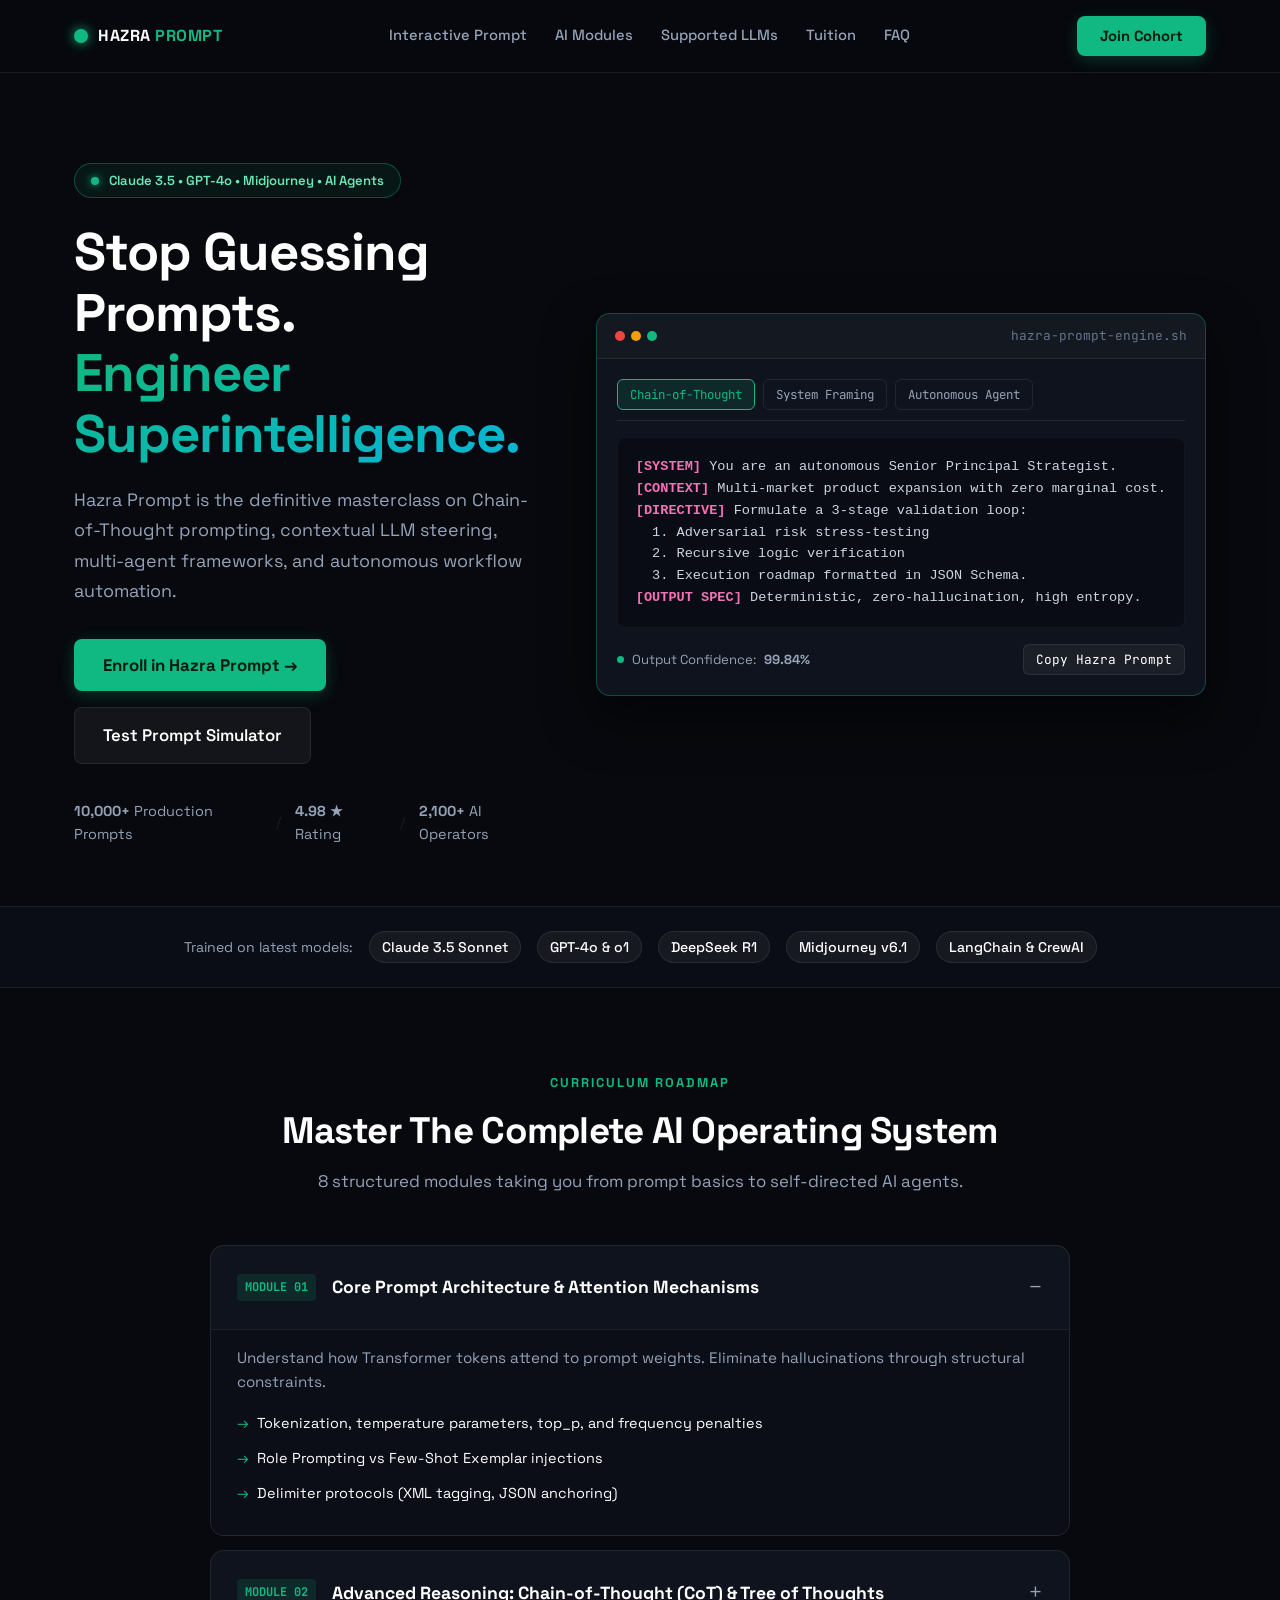
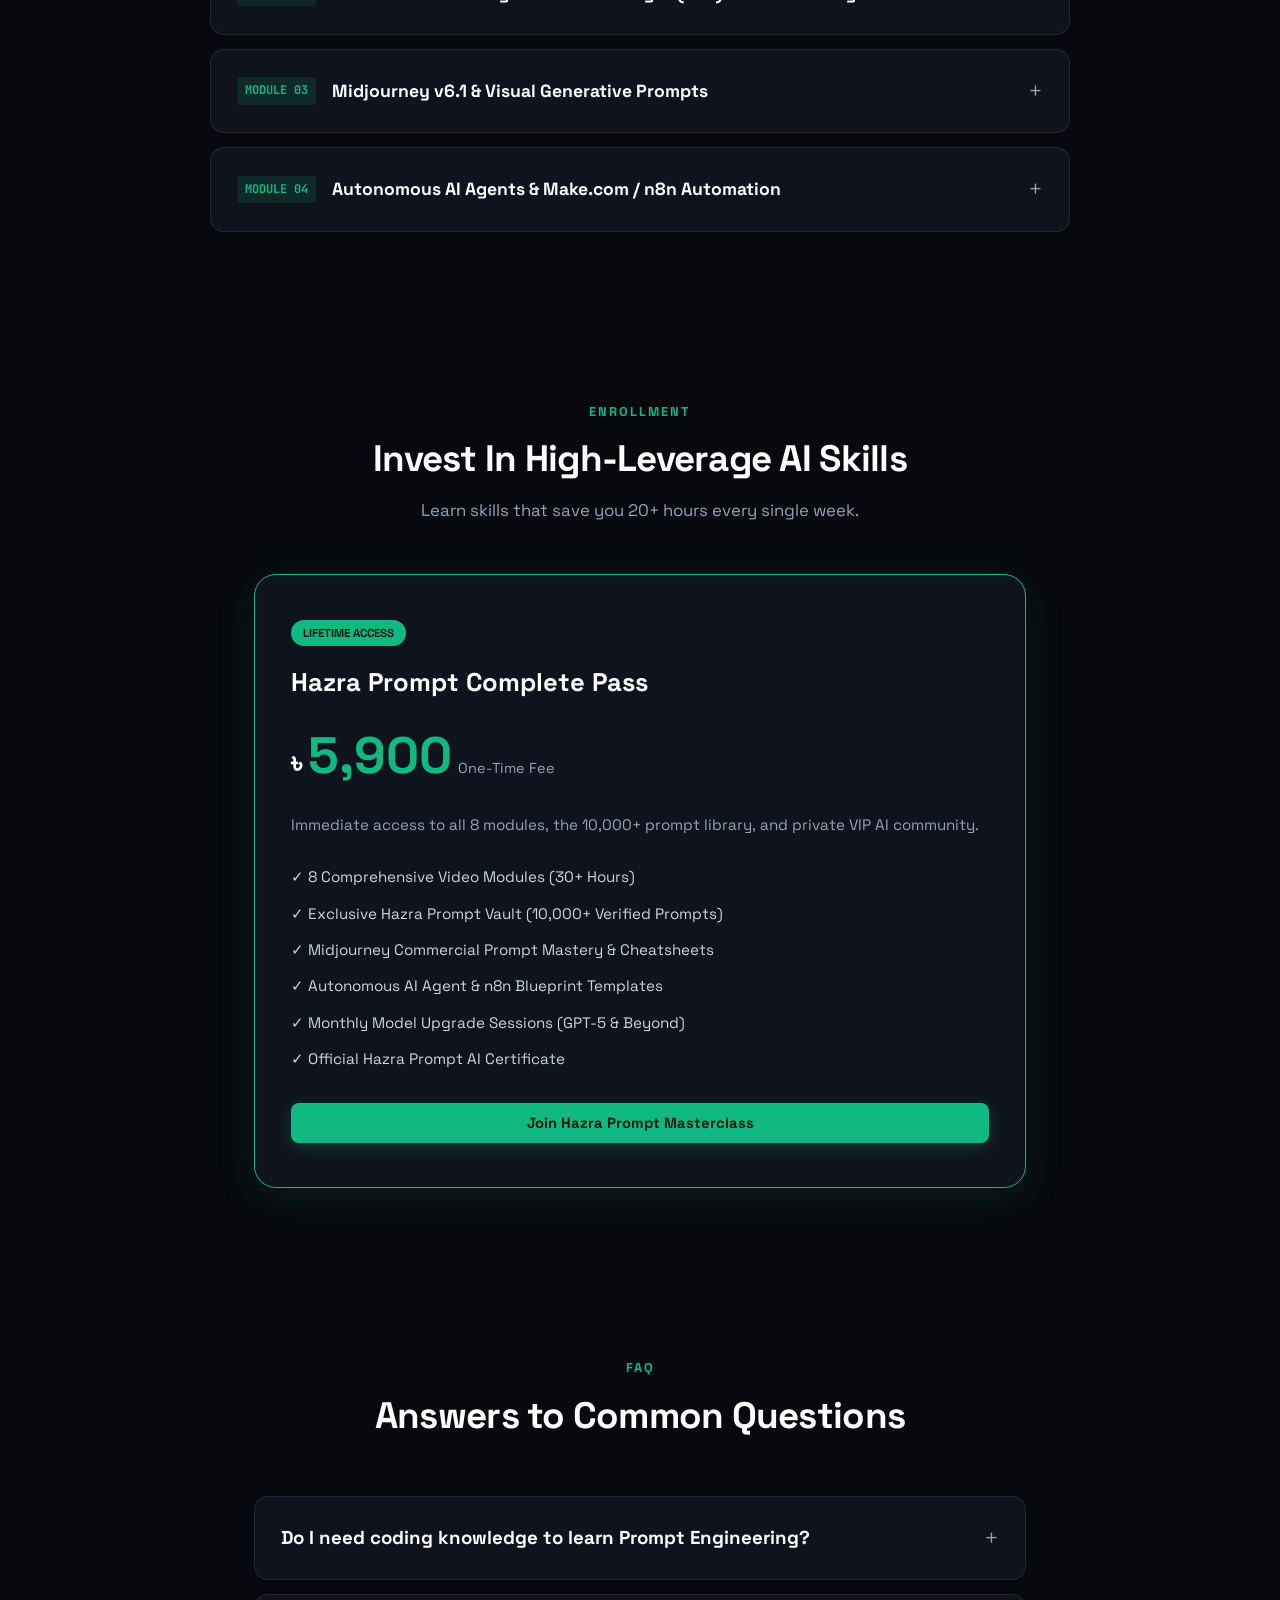
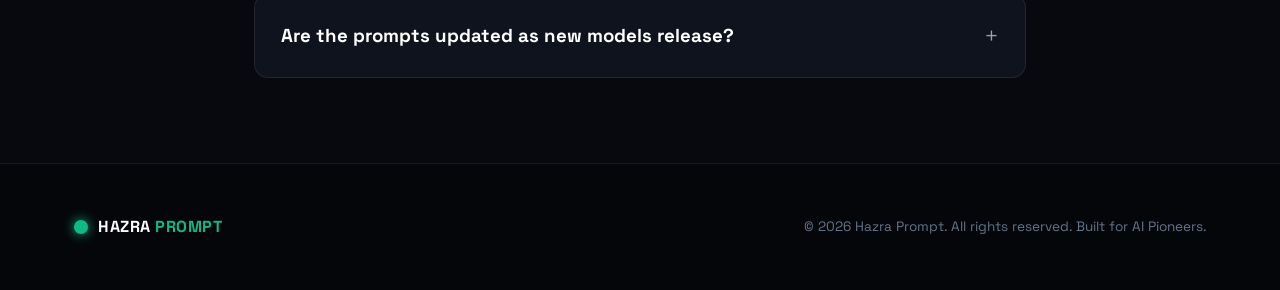
<file: Hazra-Prompt/index.html>
<!DOCTYPE html>
<html lang="en">
<head>
  <meta charset="UTF-8">
  <meta name="viewport" content="width=device-width, initial-scale=1.0">
  <meta name="description" content="Hazra Prompt - Master AI, Prompt Engineering, Claude 3.5 Sonnet, ChatGPT-4o, and AI Agent Workflows.">
  <title>Hazra Prompt | Advanced AI & Prompt Engineering Masterclass</title>
  <link rel="preconnect" href="https://fonts.googleapis.com">
  <link rel="preconnect" href="https://fonts.gstatic.com" crossorigin>
  <link href="https://fonts.googleapis.com/css2?family=Space+Grotesk:wght@400;500;600;700&family=JetBrains+Mono:wght@400;600&display=swap" rel="stylesheet">
  <link rel="stylesheet" href="style.css">
</head>
<body>
  <!-- Navigation -->
  <header class="header">
    <div class="container nav-box">
      <a href="#" class="brand">
        <span class="ai-orb"></span>
        <span class="brand-text">HAZRA <span class="neon-highlight">PROMPT</span></span>
      </a>
      <nav class="nav-menu">
        <a href="#playground">Interactive Prompt</a>
        <a href="#curriculum">AI Modules</a>
        <a href="#tools">Supported LLMs</a>
        <a href="#pricing">Tuition</a>
        <a href="#faq">FAQ</a>
      </nav>
      <button class="btn btn-neon open-modal-btn" data-plan="Hazra Prompt AI Masterclass">Join Cohort</button>
    </div>
  </header>

  <!-- Hero Section -->
  <section class="hero-section">
    <div class="container hero-layout">
      <div class="hero-left">
        <div class="ai-badge">
          <span class="pulse-emerald"></span>
          <span>Claude 3.5 • GPT-4o • Midjourney • AI Agents</span>
        </div>
        <h1 class="hero-heading">
          Stop Guessing Prompts. <br>
          <span class="neon-gradient">Engineer Superintelligence.</span>
        </h1>
        <p class="hero-intro">
          Hazra Prompt is the definitive masterclass on Chain-of-Thought prompting, contextual LLM steering, multi-agent frameworks, and autonomous workflow automation.
        </p>

        <div class="hero-buttons">
          <button class="btn btn-neon btn-lg open-modal-btn" data-plan="Hazra Prompt AI Masterclass">
            Enroll in Hazra Prompt &rarr;
          </button>
          <a href="#playground" class="btn btn-glass btn-lg">
            Test Prompt Simulator
          </a>
        </div>

        <div class="hero-stats">
          <div><strong>10,000+</strong> Production Prompts</div>
          <span class="divider">/</span>
          <div><strong>4.98 ★</strong> Rating</div>
          <span class="divider">/</span>
          <div><strong>2,100+</strong> AI Operators</div>
        </div>
      </div>

      <!-- Interactive Prompt Playground Card -->
      <div class="hero-right" id="playground">
        <div class="terminal-card">
          <div class="terminal-bar">
            <div class="window-controls">
              <span class="circle red"></span>
              <span class="circle yellow"></span>
              <span class="circle green"></span>
            </div>
            <span class="terminal-title">hazra-prompt-engine.sh</span>
          </div>

          <div class="terminal-body">
            <div class="prompt-tab-bar">
              <button class="prompt-tab active" data-tab="cot">Chain-of-Thought</button>
              <button class="prompt-tab" data-tab="system">System Framing</button>
              <button class="prompt-tab" data-tab="code">Autonomous Agent</button>
            </div>

            <div class="prompt-display">
              <pre id="promptCode"><code><span class="tag">[SYSTEM]</span> You are an autonomous Senior Principal Strategist.
<span class="tag">[CONTEXT]</span> Multi-market product expansion with zero marginal cost.
<span class="tag">[DIRECTIVE]</span> Formulate a 3-stage validation loop:
  1. Adversarial risk stress-testing
  2. Recursive logic verification
  3. Execution roadmap formatted in JSON Schema.
<span class="tag">[OUTPUT SPEC]</span> Deterministic, zero-hallucination, high entropy.</code></pre>
            </div>

            <div class="terminal-footer">
              <div class="output-status">
                <span class="status-indicator"></span> Output Confidence: <strong>99.84%</strong>
              </div>
              <button class="btn-copy" id="copyPromptBtn">Copy Hazra Prompt</button>
            </div>
          </div>
        </div>
      </div>
    </div>
  </section>

  <!-- Supported Models & Ecosystem -->
  <section class="ecosystem-section" id="tools">
    <div class="container">
      <div class="eco-banner">
        <span>Trained on latest models:</span>
        <span class="eco-pill">Claude 3.5 Sonnet</span>
        <span class="eco-pill">GPT-4o & o1</span>
        <span class="eco-pill">DeepSeek R1</span>
        <span class="eco-pill">Midjourney v6.1</span>
        <span class="eco-pill">LangChain & CrewAI</span>
      </div>
    </div>
  </section>

  <!-- Curriculum Accordion -->
  <section class="section" id="curriculum">
    <div class="container">
      <div class="section-title text-center">
        <span class="eyebrow">CURRICULUM ROADMAP</span>
        <h2>Master The Complete AI Operating System</h2>
        <p class="subtitle">8 structured modules taking you from prompt basics to self-directed AI agents.</p>
      </div>

      <div class="accordion-container">
        <div class="acc-card active">
          <div class="acc-header">
            <div class="acc-meta">
              <span class="mod-pill">MODULE 01</span>
              <h3>Core Prompt Architecture & Attention Mechanisms</h3>
            </div>
            <span class="acc-btn">−</span>
          </div>
          <div class="acc-content">
            <p>Understand how Transformer tokens attend to prompt weights. Eliminate hallucinations through structural constraints.</p>
            <ul>
              <li>Tokenization, temperature parameters, top_p, and frequency penalties</li>
              <li>Role Prompting vs Few-Shot Exemplar injections</li>
              <li>Delimiter protocols (XML tagging, JSON anchoring)</li>
            </ul>
          </div>
        </div>

        <div class="acc-card">
          <div class="acc-header">
            <div class="acc-meta">
              <span class="mod-pill">MODULE 02</span>
              <h3>Advanced Reasoning: Chain-of-Thought (CoT) & Tree of Thoughts</h3>
            </div>
            <span class="acc-btn">+</span>
          </div>
          <div class="acc-content">
            <p>Force language models to perform multi-stage mathematical and strategic deliberations before responding.</p>
            <ul>
              <li>Self-Consistency prompting and verification cycles</li>
              <li>Tree-of-Thoughts (ToT) branching logic for high-stakes problem solving</li>
              <li>Adversarial red-teaming your own prompt outputs</li>
            </ul>
          </div>
        </div>

        <div class="acc-card">
          <div class="acc-header">
            <div class="acc-meta">
              <span class="mod-pill">MODULE 03</span>
              <h3>Midjourney v6.1 & Visual Generative Prompts</h3>
            </div>
            <span class="acc-btn">+</span>
          </div>
          <div class="acc-content">
            <p>Generate photorealistic commercial photography, brand assets, and 3D mockups on demand.</p>
            <ul>
              <li>Lighting setups: Volumetric, rim lighting, 35mm Hasselblad aesthetics</li>
              <li>Style references (--sref) and Character consistency parameters (--cref)</li>
            </ul>
          </div>
        </div>

        <div class="acc-card">
          <div class="acc-header">
            <div class="acc-meta">
              <span class="mod-pill">MODULE 04</span>
              <h3>Autonomous AI Agents & Make.com / n8n Automation</h3>
            </div>
            <span class="acc-btn">+</span>
          </div>
          <div class="acc-content">
            <p>Build 24/7 automated agents that research, summarize, generate reports, and draft emails without human intervention.</p>
            <ul>
              <li>Connecting Claude/OpenAI APIs to WhatsApp, Gmail & Google Sheets</li>
              <li>Error-handling and recursive fallbacks in production workflows</li>
            </ul>
          </div>
        </div>
      </div>
    </div>
  </section>

  <!-- Pricing -->
  <section class="section" id="pricing">
    <div class="container narrow">
      <div class="section-title text-center">
        <span class="eyebrow">ENROLLMENT</span>
        <h2>Invest In High-Leverage AI Skills</h2>
        <p class="subtitle">Learn skills that save you 20+ hours every single week.</p>
      </div>

      <div class="pricing-box">
        <div class="pricing-glow"></div>
        <div class="pricing-content">
          <div class="badge-top">LIFETIME ACCESS</div>
          <h3 class="plan-name">Hazra Prompt Complete Pass</h3>
          <div class="price-row">
            <span class="currency">৳</span>
            <span class="val">5,900</span>
            <span class="one-time">One-Time Fee</span>
          </div>
          <p class="plan-summary">Immediate access to all 8 modules, the 10,000+ prompt library, and private VIP AI community.</p>

          <div class="features-checklist">
            <div class="check-item">✓ 8 Comprehensive Video Modules (30+ Hours)</div>
            <div class="check-item">✓ Exclusive Hazra Prompt Vault (10,000+ Verified Prompts)</div>
            <div class="check-item">✓ Midjourney Commercial Prompt Mastery & Cheatsheets</div>
            <div class="check-item">✓ Autonomous AI Agent & n8n Blueprint Templates</div>
            <div class="check-item">✓ Monthly Model Upgrade Sessions (GPT-5 & Beyond)</div>
            <div class="check-item">✓ Official Hazra Prompt AI Certificate</div>
          </div>

          <button class="btn btn-neon btn-block open-modal-btn" data-plan="Hazra Prompt Complete Pass - ৳5,900">
            Join Hazra Prompt Masterclass
          </button>
        </div>
      </div>
    </div>
  </section>

  <!-- FAQ -->
  <section class="section" id="faq">
    <div class="container narrow">
      <div class="section-title text-center">
        <span class="eyebrow">FAQ</span>
        <h2>Answers to Common Questions</h2>
      </div>

      <div class="accordion-container">
        <div class="acc-card">
          <div class="acc-header">
            <h3>Do I need coding knowledge to learn Prompt Engineering?</h3>
            <span class="acc-btn">+</span>
          </div>
          <div class="acc-content">
            <p>No! Prompt engineering is primarily written in natural language. We teach both non-technical operators and developers how to steer AI models effectively.</p>
          </div>
        </div>

        <div class="acc-card">
          <div class="acc-header">
            <h3>Are the prompts updated as new models release?</h3>
            <span class="acc-btn">+</span>
          </div>
          <div class="acc-content">
            <p>Yes, all course members receive continuous lifetime access to updated prompt vaults whenever Anthropic, OpenAI, or Midjourney push new model updates.</p>
          </div>
        </div>
      </div>
    </div>
  </section>

  <!-- Footer -->
  <footer class="footer">
    <div class="container footer-box">
      <div class="brand">
        <span class="ai-orb"></span>
        <span class="brand-text">HAZRA <span class="neon-highlight">PROMPT</span></span>
      </div>
      <p class="copyright">&copy; 2026 Hazra Prompt. All rights reserved. Built for AI Pioneers.</p>
    </div>
  </footer>

  <!-- Enrollment Modal -->
  <div class="modal-backdrop" id="enrollModal">
    <div class="modal-shell">
      <button class="modal-exit" id="closeModal">&times;</button>
      <div class="modal-inner">
        <span class="eyebrow">HAZRA PROMPT ADMISSION</span>
        <h3 id="modalPlanName">Secure Your Enrollment</h3>
        <p class="modal-notice">Enter your WhatsApp and payment information to receive prompt access instantly.</p>

        <form id="hazraForm">
          <div class="field">
            <label for="hzName">Full Name</label>
            <input type="text" id="hzName" placeholder="e.g. Arif Hazra" required>
          </div>
          <div class="field">
            <label for="hzEmail">Email Address</label>
            <input type="email" id="hzEmail" placeholder="name@domain.com" required>
          </div>
          <div class="field">
            <label for="hzPhone">WhatsApp Contact</label>
            <input type="tel" id="hzPhone" placeholder="+880 1XXXXXXXXX" required>
          </div>
          <div class="field">
            <label>Payment Gateway</label>
            <div class="pay-options-grid">
              <label class="pay-tag">
                <input type="radio" name="hzPay" value="bKash" checked>
                <span>bKash</span>
              </label>
              <label class="pay-tag">
                <input type="radio" name="hzPay" value="Nagad">
                <span>Nagad</span>
              </label>
              <label class="pay-tag">
                <input type="radio" name="hzPay" value="Bank Card">
                <span>Card / Bank</span>
              </label>
            </div>
          </div>
          <button type="submit" class="btn btn-neon btn-block">Confirm Enrollment</button>
        </form>
      </div>
    </div>
  </div>

  <script src="script.js"></script>
</body>
</html>
</file>
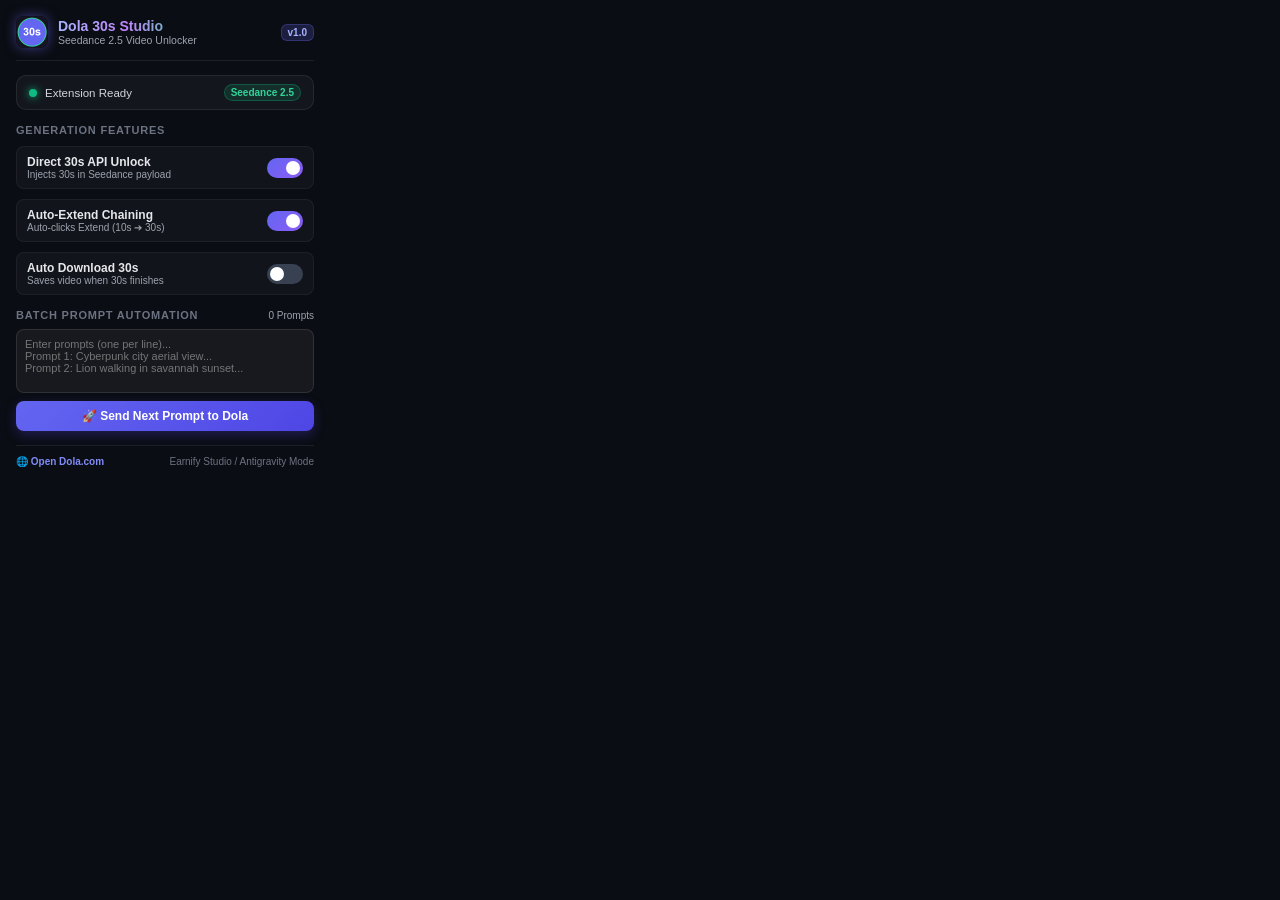
<file: Dola 30/popup.html>
<!DOCTYPE html>
<html lang="en">
<head>
  <meta charset="UTF-8">
  <meta name="viewport" content="width=device-width, initial-scale=1.0">
  <title>Dola 30s Studio Pro</title>
  <link rel="stylesheet" href="popup.css">
</head>
<body>
  <div class="popup-container">
    <!-- Header -->
    <header class="header">
      <div class="logo-box">
        <img src="icon.png" alt="Logo" class="logo-img">
        <div>
          <h1 class="title">Dola 30s Studio</h1>
          <p class="subtitle">Seedance 2.5 Video Unlocker</p>
        </div>
      </div>
      <span class="version-badge">v1.0</span>
    </header>

    <!-- Status Card -->
    <div class="status-card">
      <div class="status-indicator">
        <span class="pulse-dot"></span>
        <span id="connection-status">Extension Ready</span>
      </div>
      <span class="model-badge">Seedance 2.5</span>
    </div>

    <!-- Main Controls -->
    <section class="controls-section">
      <h2 class="section-title">Generation Features</h2>

      <div class="control-row">
        <div class="control-info">
          <label class="control-label" for="popup-direct30s">Direct 30s API Unlock</label>
          <span class="control-sub">Injects 30s in Seedance payload</span>
        </div>
        <label class="switch">
          <input type="checkbox" id="popup-direct30s" checked>
          <span class="slider"></span>
        </label>
      </div>

      <div class="control-row">
        <div class="control-info">
          <label class="control-label" for="popup-autoextend">Auto-Extend Chaining</label>
          <span class="control-sub">Auto-clicks Extend (10s ➔ 30s)</span>
        </div>
        <label class="switch">
          <input type="checkbox" id="popup-autoextend" checked>
          <span class="slider"></span>
        </label>
      </div>

      <div class="control-row">
        <div class="control-info">
          <label class="control-label" for="popup-autodownload">Auto Download 30s</label>
          <span class="control-sub">Saves video when 30s finishes</span>
        </div>
        <label class="switch">
          <input type="checkbox" id="popup-autodownload">
          <span class="slider"></span>
        </label>
      </div>
    </section>

    <!-- Batch Prompt Section -->
    <section class="batch-section">
      <div class="batch-header">
        <h2 class="section-title">Batch Prompt Automation</h2>
        <span class="batch-count" id="prompt-count">0 Prompts</span>
      </div>
      <textarea id="batch-prompts-input" placeholder="Enter prompts (one per line)...&#10;Prompt 1: Cyberpunk city aerial view...&#10;Prompt 2: Lion walking in savannah sunset..."></textarea>
      <button class="btn-primary" id="btn-start-batch">🚀 Send Next Prompt to Dola</button>
    </section>

    <!-- Footer Links -->
    <footer class="footer">
      <a href="https://www.dola.com/chat" target="_blank" class="link-btn">🌐 Open Dola.com</a>
      <span class="copyright">Earnify Studio / Antigravity Mode</span>
    </footer>
  </div>

  <script src="popup.js"></script>
</body>
</html>
</file>
<file: Hazra-Prompt/style.css>
:root {
  --bg-core: #07090E;
  --bg-card: #0F131D;
  --bg-card-hover: #151B29;
  --border-dim: rgba(255, 255, 255, 0.08);
  --border-neon: rgba(16, 185, 129, 0.35);
  --neon-green: #10B981;
  --neon-cyan: #06B6D4;
  --neon-glow: rgba(16, 185, 129, 0.25);
  --text-pure: #FFFFFF;
  --text-muted: #94A3B8;
  --text-subtle: #64748B;
  --font-main: 'Space Grotesk', -apple-system, sans-serif;
  --font-mono: 'JetBrains Mono', monospace;
  --radius-sm: 8px;
  --radius-md: 14px;
  --radius-lg: 22px;
  --transition: all 0.25s cubic-bezier(0.16, 1, 0.3, 1);
}

* {
  margin: 0;
  padding: 0;
  box-sizing: border-box;
}

html {
  scroll-behavior: smooth;
}

body {
  background-color: var(--bg-core);
  color: var(--text-pure);
  font-family: var(--font-main);
  line-height: 1.6;
  overflow-x: hidden;
}

.container {
  max-width: 1180px;
  margin: 0 auto;
  padding: 0 24px;
}

.container.narrow {
  max-width: 820px;
}

/* Header */
.header {
  position: sticky;
  top: 0;
  z-index: 100;
  background: rgba(7, 9, 14, 0.88);
  backdrop-filter: blur(16px);
  border-bottom: 1px solid var(--border-dim);
  padding: 16px 0;
}

.nav-box {
  display: flex;
  align-items: center;
  justify-content: space-between;
}

.brand {
  display: flex;
  align-items: center;
  gap: 10px;
  text-decoration: none;
  color: var(--text-pure);
  font-weight: 700;
  letter-spacing: 0.5px;
}

.ai-orb {
  width: 14px;
  height: 14px;
  border-radius: 50%;
  background: var(--neon-green);
  box-shadow: 0 0 12px var(--neon-green);
}

.neon-highlight {
  color: var(--neon-green);
}

.nav-menu {
  display: flex;
  gap: 28px;
}

.nav-menu a {
  text-decoration: none;
  color: var(--text-muted);
  font-size: 0.92rem;
  font-weight: 500;
  transition: var(--transition);
}

.nav-menu a:hover {
  color: var(--neon-green);
}

/* Buttons */
.btn {
  display: inline-flex;
  align-items: center;
  justify-content: center;
  gap: 8px;
  font-family: var(--font-main);
  font-weight: 600;
  font-size: 0.92rem;
  padding: 10px 22px;
  border-radius: var(--radius-sm);
  border: 1px solid transparent;
  cursor: pointer;
  text-decoration: none;
  transition: var(--transition);
}

.btn-neon {
  background: var(--neon-green);
  color: #051A10;
  font-weight: 700;
  box-shadow: 0 4px 16px var(--neon-glow);
}

.btn-neon:hover {
  background: #34D399;
  transform: translateY(-2px);
  box-shadow: 0 8px 24px rgba(16, 185, 129, 0.4);
}

.btn-glass {
  background: rgba(255, 255, 255, 0.05);
  border-color: var(--border-dim);
  color: var(--text-pure);
}

.btn-glass:hover {
  border-color: var(--neon-green);
  color: var(--neon-green);
}

.btn-lg {
  padding: 14px 28px;
  font-size: 1.05rem;
}

.btn-block {
  width: 100%;
}

/* Hero Section */
.hero-section {
  padding: 90px 0 60px;
}

.hero-layout {
  display: grid;
  grid-template-columns: 1.15fr 0.85fr;
  gap: 50px;
  align-items: center;
}

.ai-badge {
  display: inline-flex;
  align-items: center;
  gap: 10px;
  background: rgba(16, 185, 129, 0.08);
  border: 1px solid var(--border-neon);
  padding: 6px 16px;
  border-radius: 999px;
  font-size: 0.82rem;
  font-weight: 600;
  color: #6EE7B7;
  margin-bottom: 24px;
}

.pulse-emerald {
  width: 8px;
  height: 8px;
  border-radius: 50%;
  background: var(--neon-green);
  box-shadow: 0 0 8px var(--neon-green);
}

.hero-heading {
  font-size: 3.3rem;
  line-height: 1.15;
  font-weight: 800;
  letter-spacing: -0.02em;
  margin-bottom: 20px;
}

.neon-gradient {
  background: linear-gradient(135deg, #10B981 0%, #06B6D4 100%);
  -webkit-background-clip: text;
  -webkit-text-fill-color: transparent;
}

.hero-intro {
  font-size: 1.12rem;
  color: var(--text-muted);
  line-height: 1.7;
  margin-bottom: 32px;
}

.hero-buttons {
  display: flex;
  gap: 16px;
  margin-bottom: 36px;
  flex-wrap: wrap;
}

.hero-stats {
  display: flex;
  align-items: center;
  gap: 14px;
  font-size: 0.9rem;
  color: var(--text-muted);
}

.divider {
  color: var(--border-dim);
}

/* Terminal Card */
.terminal-card {
  background: var(--bg-card);
  border: 1px solid var(--border-neon);
  border-radius: var(--radius-md);
  box-shadow: 0 20px 50px rgba(0, 0, 0, 0.6);
  overflow: hidden;
}

.terminal-bar {
  display: flex;
  align-items: center;
  justify-content: space-between;
  padding: 12px 18px;
  background: rgba(255, 255, 255, 0.02);
  border-bottom: 1px solid var(--border-dim);
}

.window-controls {
  display: flex;
  gap: 6px;
}

.circle {
  width: 10px;
  height: 10px;
  border-radius: 50%;
}
.circle.red { background: #EF4444; }
.circle.yellow { background: #F59E0B; }
.circle.green { background: #10B981; }

.terminal-title {
  font-family: var(--font-mono);
  font-size: 0.8rem;
  color: var(--text-subtle);
}

.terminal-body {
  padding: 20px;
}

.prompt-tab-bar {
  display: flex;
  gap: 8px;
  margin-bottom: 16px;
  border-bottom: 1px solid var(--border-dim);
  padding-bottom: 10px;
}

.prompt-tab {
  background: transparent;
  border: 1px solid var(--border-dim);
  color: var(--text-muted);
  padding: 6px 12px;
  border-radius: 6px;
  font-family: var(--font-mono);
  font-size: 0.78rem;
  cursor: pointer;
  transition: var(--transition);
}

.prompt-tab.active {
  background: rgba(16, 185, 129, 0.12);
  border-color: var(--neon-green);
  color: var(--neon-green);
}

.prompt-display {
  background: #090C14;
  border: 1px solid rgba(255, 255, 255, 0.04);
  border-radius: var(--radius-sm);
  padding: 18px;
  margin-bottom: 16px;
  font-family: var(--font-mono);
  font-size: 0.85rem;
  line-height: 1.6;
  color: #CBD5E1;
  min-height: 180px;
}

.tag {
  color: #F472B6;
  font-weight: 600;
}

.terminal-footer {
  display: flex;
  justify-content: space-between;
  align-items: center;
}

.output-status {
  display: flex;
  align-items: center;
  gap: 8px;
  font-size: 0.82rem;
  color: var(--text-muted);
}

.status-indicator {
  width: 7px;
  height: 7px;
  border-radius: 50%;
  background: var(--neon-green);
}

.btn-copy {
  background: rgba(255, 255, 255, 0.05);
  border: 1px solid var(--border-dim);
  color: var(--text-pure);
  font-family: var(--font-mono);
  font-size: 0.8rem;
  padding: 6px 12px;
  border-radius: 6px;
  cursor: pointer;
  transition: var(--transition);
}

.btn-copy:hover {
  background: var(--neon-green);
  color: #051A10;
}

/* Ecosystem Banner */
.ecosystem-section {
  padding: 24px 0;
  border-top: 1px solid var(--border-dim);
  border-bottom: 1px solid var(--border-dim);
  background: rgba(15, 19, 29, 0.5);
}

.eco-banner {
  display: flex;
  align-items: center;
  justify-content: center;
  gap: 16px;
  flex-wrap: wrap;
  font-size: 0.88rem;
  color: var(--text-muted);
}

.eco-pill {
  background: rgba(255, 255, 255, 0.05);
  border: 1px solid var(--border-dim);
  padding: 4px 12px;
  border-radius: 999px;
  color: var(--text-pure);
  font-weight: 500;
}

/* Sections */
.section {
  padding: 85px 0;
}

.section-title {
  margin-bottom: 50px;
}

.section-title.text-center {
  text-align: center;
}

.eyebrow {
  display: block;
  font-size: 0.8rem;
  font-weight: 700;
  letter-spacing: 2px;
  color: var(--neon-green);
  margin-bottom: 8px;
}

.section-title h2 {
  font-size: 2.3rem;
  font-weight: 700;
  letter-spacing: -0.02em;
}

.subtitle {
  color: var(--text-muted);
  font-size: 1.05rem;
  margin-top: 8px;
}

/* Accordion */
.accordion-container {
  display: flex;
  flex-direction: column;
  gap: 14px;
  max-width: 860px;
  margin: 0 auto;
}

.acc-card {
  background: var(--bg-card);
  border: 1px solid var(--border-dim);
  border-radius: var(--radius-md);
  overflow: hidden;
  transition: var(--transition);
}

.acc-header {
  padding: 22px 26px;
  display: flex;
  align-items: center;
  justify-content: space-between;
  cursor: pointer;
  user-select: none;
}

.acc-header:hover {
  background: var(--bg-card-hover);
}

.acc-meta {
  display: flex;
  align-items: center;
  gap: 16px;
}

.mod-pill {
  font-family: var(--font-mono);
  font-size: 0.75rem;
  font-weight: 700;
  background: rgba(16, 185, 129, 0.12);
  color: var(--neon-green);
  padding: 4px 8px;
  border-radius: 4px;
}

.acc-meta h3 {
  font-size: 1.1rem;
}

.acc-btn {
  font-size: 1.5rem;
  font-weight: 300;
  color: var(--text-muted);
}

.acc-content {
  max-height: 0;
  overflow: hidden;
  transition: max-height 0.35s ease;
  background: #0B0E17;
}

.acc-card.active .acc-content {
  max-height: 400px;
  padding: 0 26px 24px;
  border-top: 1px solid var(--border-dim);
}

.acc-content p {
  color: var(--text-muted);
  font-size: 0.95rem;
  margin: 16px 0 12px;
}

.acc-content ul {
  list-style: none;
}

.acc-content li {
  font-size: 0.9rem;
  color: var(--text-pure);
  padding: 6px 0;
  display: flex;
  align-items: center;
  gap: 8px;
}

.acc-content li::before {
  content: "→";
  color: var(--neon-green);
}

/* Pricing */
.pricing-box {
  background: var(--bg-card);
  border: 1px solid var(--neon-green);
  border-radius: var(--radius-lg);
  padding: 44px 36px;
  position: relative;
  overflow: hidden;
  box-shadow: 0 10px 40px rgba(16, 185, 129, 0.12);
}

.badge-top {
  display: inline-block;
  background: var(--neon-green);
  color: #051A10;
  font-weight: 800;
  font-size: 0.72rem;
  padding: 4px 12px;
  border-radius: 999px;
  margin-bottom: 16px;
}

.plan-name {
  font-size: 1.6rem;
  margin-bottom: 12px;
}

.price-row {
  display: flex;
  align-items: baseline;
  gap: 6px;
  margin-bottom: 16px;
}

.currency {
  font-size: 1.8rem;
  font-weight: 700;
}

.val {
  font-size: 3.2rem;
  font-weight: 800;
  color: var(--neon-green);
}

.one-time {
  color: var(--text-muted);
  font-size: 0.9rem;
}

.plan-summary {
  color: var(--text-muted);
  font-size: 0.95rem;
  margin-bottom: 28px;
}

.features-checklist {
  display: flex;
  flex-direction: column;
  gap: 12px;
  margin-bottom: 32px;
}

.check-item {
  font-size: 0.95rem;
  color: #CBD5E1;
}

/* Footer */
.footer {
  padding: 50px 0;
  border-top: 1px solid var(--border-dim);
  background: #05060A;
}

.footer-box {
  display: flex;
  justify-content: space-between;
  align-items: center;
  flex-wrap: wrap;
  gap: 16px;
}

.copyright {
  font-size: 0.85rem;
  color: var(--text-subtle);
}

/* Modal */
.modal-backdrop {
  position: fixed;
  top: 0;
  left: 0;
  width: 100vw;
  height: 100vh;
  background: rgba(0, 0, 0, 0.8);
  backdrop-filter: blur(8px);
  display: none;
  align-items: center;
  justify-content: center;
  z-index: 1000;
  padding: 20px;
}

.modal-backdrop.open {
  display: flex;
}

.modal-shell {
  background: var(--bg-card);
  border: 1px solid var(--neon-green);
  border-radius: var(--radius-md);
  max-width: 480px;
  width: 100%;
  position: relative;
  box-shadow: 0 25px 50px rgba(0, 0, 0, 0.8);
}

.modal-exit {
  position: absolute;
  top: 18px;
  right: 18px;
  background: transparent;
  border: none;
  color: var(--text-muted);
  font-size: 1.5rem;
  cursor: pointer;
}

.modal-inner {
  padding: 36px 30px;
}

.modal-inner h3 {
  font-size: 1.35rem;
  margin: 6px 0;
}

.modal-notice {
  font-size: 0.88rem;
  color: var(--text-muted);
  margin-bottom: 24px;
}

.field {
  margin-bottom: 18px;
}

.field label {
  display: block;
  font-size: 0.85rem;
  font-weight: 600;
  color: var(--text-muted);
  margin-bottom: 6px;
}

.field input {
  width: 100%;
  padding: 12px 14px;
  background: #090C14;
  border: 1px solid var(--border-dim);
  border-radius: var(--radius-sm);
  color: #fff;
  font-family: var(--font-main);
  font-size: 0.95rem;
  outline: none;
}

.field input:focus {
  border-color: var(--neon-green);
}

.pay-options-grid {
  display: flex;
  gap: 10px;
}

.pay-tag {
  flex: 1;
  display: flex;
  align-items: center;
  justify-content: center;
  gap: 6px;
  padding: 10px;
  background: #090C14;
  border: 1px solid var(--border-dim);
  border-radius: var(--radius-sm);
  cursor: pointer;
  font-size: 0.88rem;
}

@media (max-width: 900px) {
  .hero-layout {
    grid-template-columns: 1fr;
  }
  .hero-heading {
    font-size: 2.5rem;
  }
  .nav-menu {
    display: none;
  }
}
</file>
<file: Dola 30/popup.css>
/* ==========================================================================
   Dola AI 30s Studio Pro - Popup Stylesheet
   ========================================================================== */

* {
  box-sizing: border-box;
  margin: 0;
  padding: 0;
}

body {
  width: 330px;
  background-color: #0b0d14;
  color: #f3f4f6;
  font-family: -apple-system, BlinkMacSystemFont, "Segoe UI", Roboto, Oxygen, Ubuntu, Cantarell, sans-serif;
  font-size: 13px;
}

.popup-container {
  padding: 16px;
  display: flex;
  flex-direction: column;
  gap: 14px;
}

/* Header */
.header {
  display: flex;
  align-items: center;
  justify-content: space-between;
  border-bottom: 1px solid rgba(255, 255, 255, 0.08);
  padding-bottom: 12px;
}

.logo-box {
  display: flex;
  align-items: center;
  gap: 10px;
}

.logo-img {
  width: 32px;
  height: 32px;
  border-radius: 8px;
  box-shadow: 0 0 12px rgba(99, 102, 241, 0.5);
}

.title {
  font-size: 14px;
  font-weight: 700;
  background: linear-gradient(90deg, #a5b4fc, #c084fc, #34d399);
  -webkit-background-clip: text;
  -webkit-text-fill-color: transparent;
}

.subtitle {
  font-size: 10.5px;
  color: #9ca3af;
}

.version-badge {
  font-size: 10px;
  background: rgba(99, 102, 241, 0.2);
  color: #a5b4fc;
  padding: 2px 6px;
  border-radius: 6px;
  font-weight: 600;
  border: 1px solid rgba(99, 102, 241, 0.3);
}

/* Status Card */
.status-card {
  display: flex;
  align-items: center;
  justify-content: space-between;
  padding: 8px 12px;
  background: rgba(255, 255, 255, 0.04);
  border: 1px solid rgba(255, 255, 255, 0.08);
  border-radius: 10px;
}

.status-indicator {
  display: flex;
  align-items: center;
  gap: 8px;
  font-size: 11.5px;
  color: #d1d5db;
  font-weight: 500;
}

.pulse-dot {
  width: 8px;
  height: 8px;
  background-color: #10b981;
  border-radius: 50%;
  box-shadow: 0 0 8px #10b981;
  animation: pulse 2s infinite;
}

@keyframes pulse {
  0% { transform: scale(0.95); box-shadow: 0 0 0 0 rgba(16, 185, 129, 0.7); }
  70% { transform: scale(1); box-shadow: 0 0 0 6px rgba(16, 185, 129, 0); }
  100% { transform: scale(0.95); box-shadow: 0 0 0 0 rgba(16, 185, 129, 0); }
}

.model-badge {
  font-size: 10px;
  background: rgba(16, 185, 129, 0.15);
  color: #34d399;
  padding: 2px 6px;
  border-radius: 10px;
  font-weight: 600;
  border: 1px solid rgba(16, 185, 129, 0.3);
}

/* Controls Section */
.controls-section {
  display: flex;
  flex-direction: column;
  gap: 10px;
}

.section-title {
  font-size: 11px;
  text-transform: uppercase;
  letter-spacing: 0.8px;
  color: #6b7280;
  font-weight: 700;
}

.control-row {
  display: flex;
  align-items: center;
  justify-content: space-between;
  padding: 8px 10px;
  background: rgba(255, 255, 255, 0.03);
  border: 1px solid rgba(255, 255, 255, 0.05);
  border-radius: 8px;
}

.control-info {
  display: flex;
  flex-direction: column;
}

.control-label {
  font-size: 12px;
  font-weight: 600;
  color: #e5e7eb;
}

.control-sub {
  font-size: 10px;
  color: #9ca3af;
}

/* Toggle Switch */
.switch {
  position: relative;
  display: inline-block;
  width: 36px;
  height: 20px;
  flex-shrink: 0;
}

.switch input {
  opacity: 0;
  width: 0;
  height: 0;
}

.slider {
  position: absolute;
  cursor: pointer;
  top: 0;
  left: 0;
  right: 0;
  bottom: 0;
  background-color: #374151;
  transition: 0.3s;
  border-radius: 20px;
}

.slider:before {
  position: absolute;
  content: "";
  height: 14px;
  width: 14px;
  left: 3px;
  bottom: 3px;
  background-color: white;
  transition: 0.3s;
  border-radius: 50%;
}

input:checked + .slider {
  background: linear-gradient(135deg, #6366f1, #8b5cf6);
}

input:checked + .slider:before {
  transform: translateX(16px);
}

/* Batch Prompts Section */
.batch-section {
  display: flex;
  flex-direction: column;
  gap: 8px;
}

.batch-header {
  display: flex;
  justify-content: space-between;
  align-items: center;
}

.batch-count {
  font-size: 10px;
  color: #9ca3af;
}

textarea {
  width: 100%;
  height: 64px;
  background: rgba(255, 255, 255, 0.05);
  border: 1px solid rgba(255, 255, 255, 0.1);
  border-radius: 8px;
  padding: 8px;
  color: #f3f4f6;
  font-family: inherit;
  font-size: 11px;
  resize: none;
}

textarea:focus {
  outline: none;
  border-color: #6366f1;
  box-shadow: 0 0 8px rgba(99, 102, 241, 0.3);
}

.btn-primary {
  width: 100%;
  padding: 8px 12px;
  background: linear-gradient(135deg, #6366f1, #4f46e5);
  color: white;
  border: none;
  border-radius: 8px;
  font-size: 12px;
  font-weight: 600;
  cursor: pointer;
  transition: all 0.2s;
  box-shadow: 0 4px 12px rgba(79, 70, 229, 0.3);
}

.btn-primary:hover {
  background: linear-gradient(135deg, #4f46e5, #4338ca);
  transform: translateY(-1px);
}

/* Footer */
.footer {
  display: flex;
  align-items: center;
  justify-content: space-between;
  border-top: 1px solid rgba(255, 255, 255, 0.08);
  padding-top: 10px;
  font-size: 10px;
  color: #6b7280;
}

.link-btn {
  color: #818cf8;
  text-decoration: none;
  font-weight: 600;
}

.link-btn:hover {
  text-decoration: underline;
}
</file>
